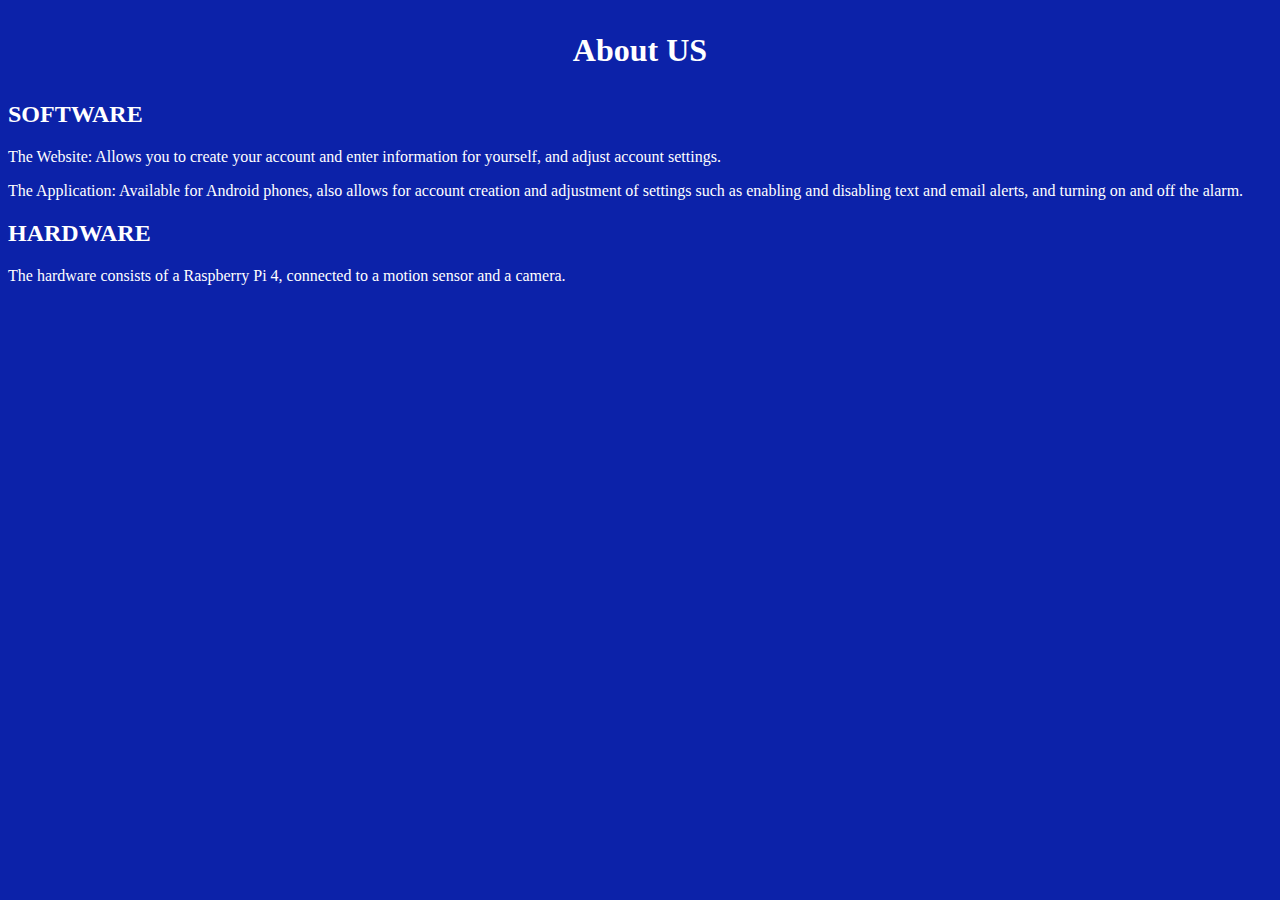
<file: about.html>
<!DOCTYPE html>
<html>
<head>
    <meta chartset="utf-8" />
    <title>About </title>
</head>
<body style="background-color:#0C22A9;">
	<h1 align = "center" margin_top = 200 px><p style="color:white;"> About US </p> </h1>
	<h2 style="color:white;"> SOFTWARE  </h2>
	<p style = "color:white">
	The Website: Allows you to create your account and enter information for yourself, and adjust account settings.
	</p>
	<p style = "color:white">
	The Application: Available for Android phones, also allows for account creation and adjustment of settings
	such as enabling and disabling text and email alerts, and turning on and off the alarm.
	</p>
	<h2 style="color:white;"> HARDWARE</h2>
	<p style = "color:white">
	The hardware consists of a Raspberry Pi 4, connected to a motion sensor and a camera.
	</p>
</body>
</html>
</file>
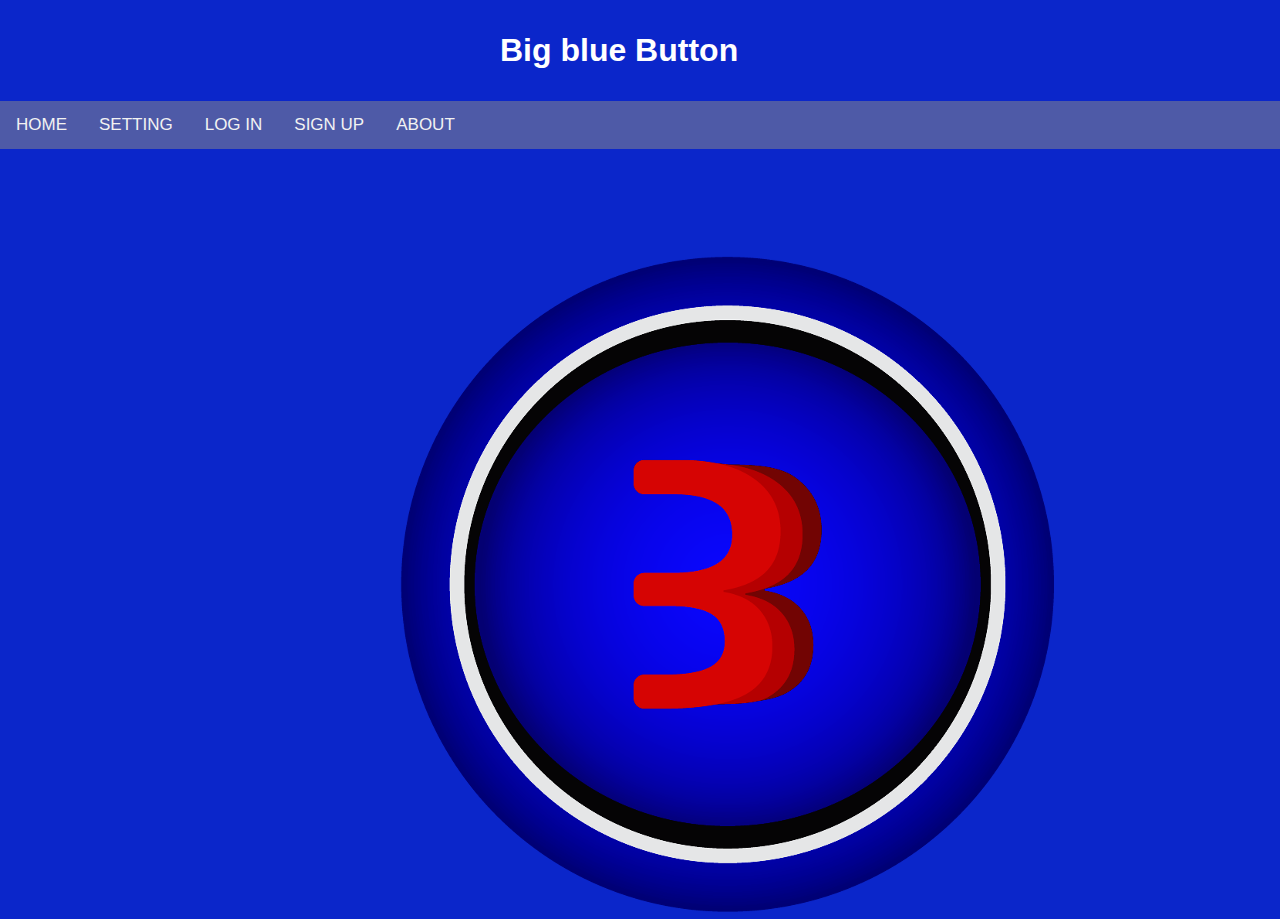
<file: homepage.html>
<!DOCTYPE html>
<head>
    <meta charset="utf-8" />
    <title>Big blue Button </title>
    <link rel= "stylesheet" href="homepage.css">
</head>
<body style="background-color:#0B26CA;"> 
<div  class= "container">
<h1 style="padding-left:500px"><p style="color:white;">Big blue Button</p> </h1>
</div>
<div class="topnav" id="myTopnav">
  <div class= "nav-wrap">
            
                <div class= "nav-wrap-link">
                  <a href="index.html class="active">Home</a>
                 </div>
                 <div class= "nav-wrap-link">
                        <a href="setting.html">Setting </a>
                    </div>
                    <div class= "nav-wrap-link">
                        <a href="login.html">Log in </a>
                    </div>
                    <div class= "nav-wrap-link">
                        <a href="signup.html">Sign up</a>
                    </div>
                    <div class= "nav-wrap-link">
                        <a href="about.html">About</a>
                    </div>
                
            </div>
        </div>
</div>
<div class= "Center-side;" style="padding-top: 100px;padding-left:250px">
                <img  align="center" src="logo.png" alt="Big blue button" >

        </div>


</body>
</html>
</file>
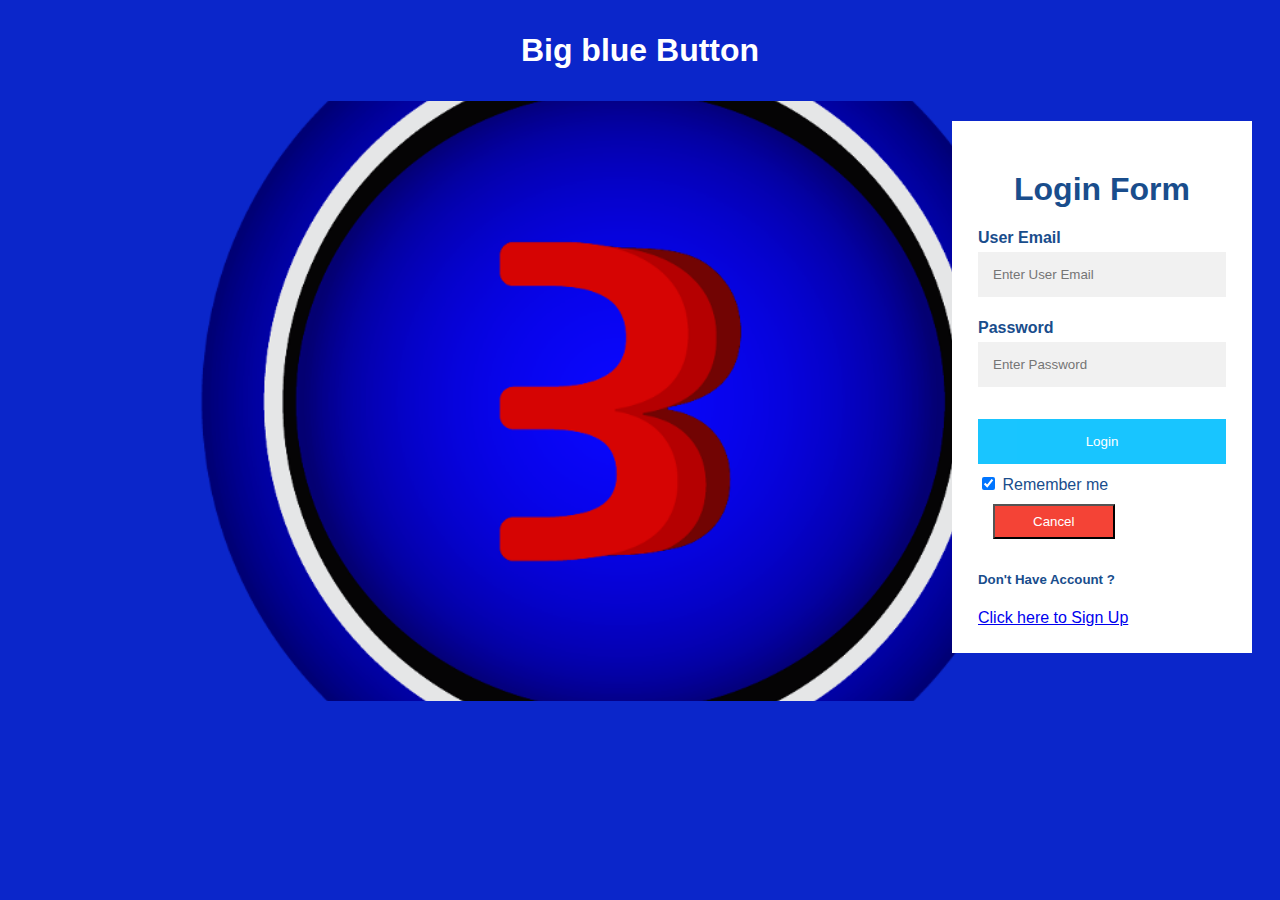
<file: login.html>
<!DOCTYPE html>
<html>
<head>
<meta name="viewport" content="width=device-width, initial-scale=1">
<link rel="stylesheet" type="text/css" href="loginstyle.css">
<title>Big blue Button </title>
</head>
<body style="background-color:#0B26CA;">

<h1 align = "center"> <p style="color:white;">Big blue Button</p> </h1>
<div class="bg-img">
  <form action="/action_page.php" class="container">
   <div class="tophead"><h1>Login Form</h1>
				</div> 
    <label for="uEmail"><b> User Email</b></label>
    <input type="text" placeholder="Enter User Email" name="uEmail" required>

    <label for="psw"><b>Password</b></label>
    <input type="password" placeholder="Enter Password" name="psw" required>
        
   
    <button type="submit" class="btn">Login</button>
      <input type="checkbox" checked="checked" name="remember"> Remember me
      <button type="button" class="cancelbtn">Cancel</button>
     <h5>Don't Have Account ?</h5><a href="Signup.html"> Click here to Sign Up  </a>
  
  </form>
</div>
</body>
</html>
</file>
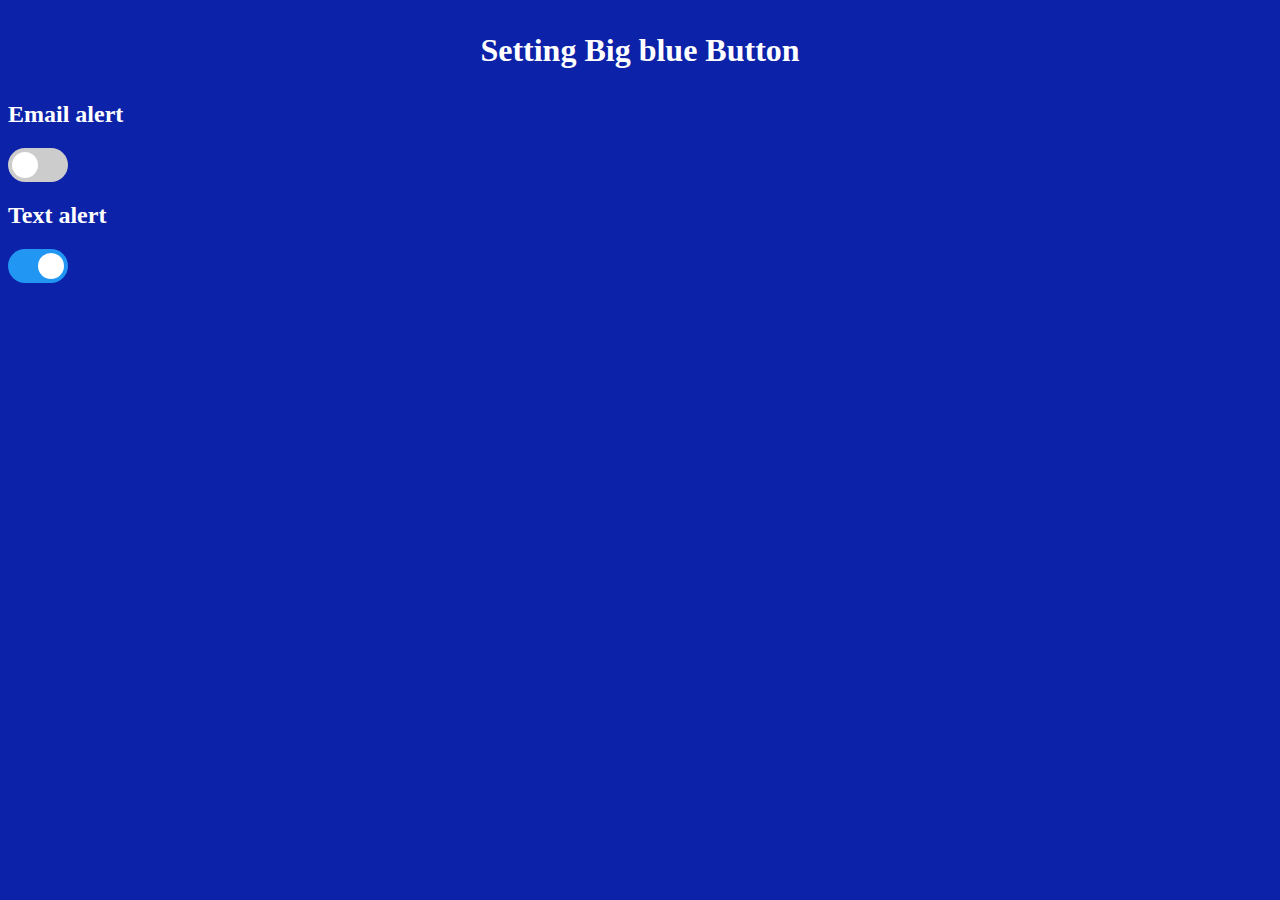
<file: setting.html>
<!DOCTYPE html>
<html>
<head>
<meta chartset="utf-8" />	
<title>Signup Form Design </title>
<link rel="stylesheet" type="text/css" href="setting.css">
</head>

<body style="background-color:#0C22A9;">

	<h1 align = "center" margin_top = 200 px><p style="color:white;"> Setting Big blue Button</p></h1>
	
	<h2 style="color:white;">Email alert </h2>

<label class="switch">
  <input type="checkbox">
  <span class="slider round"></span>
</label>

<h2 style="color:white;"> Text alert </h2>
<label class="switch">
  <input type="checkbox" checked>
  <span class="slider round"></span>
</label>

</body>
</html> 


</body>


</html>
</file>
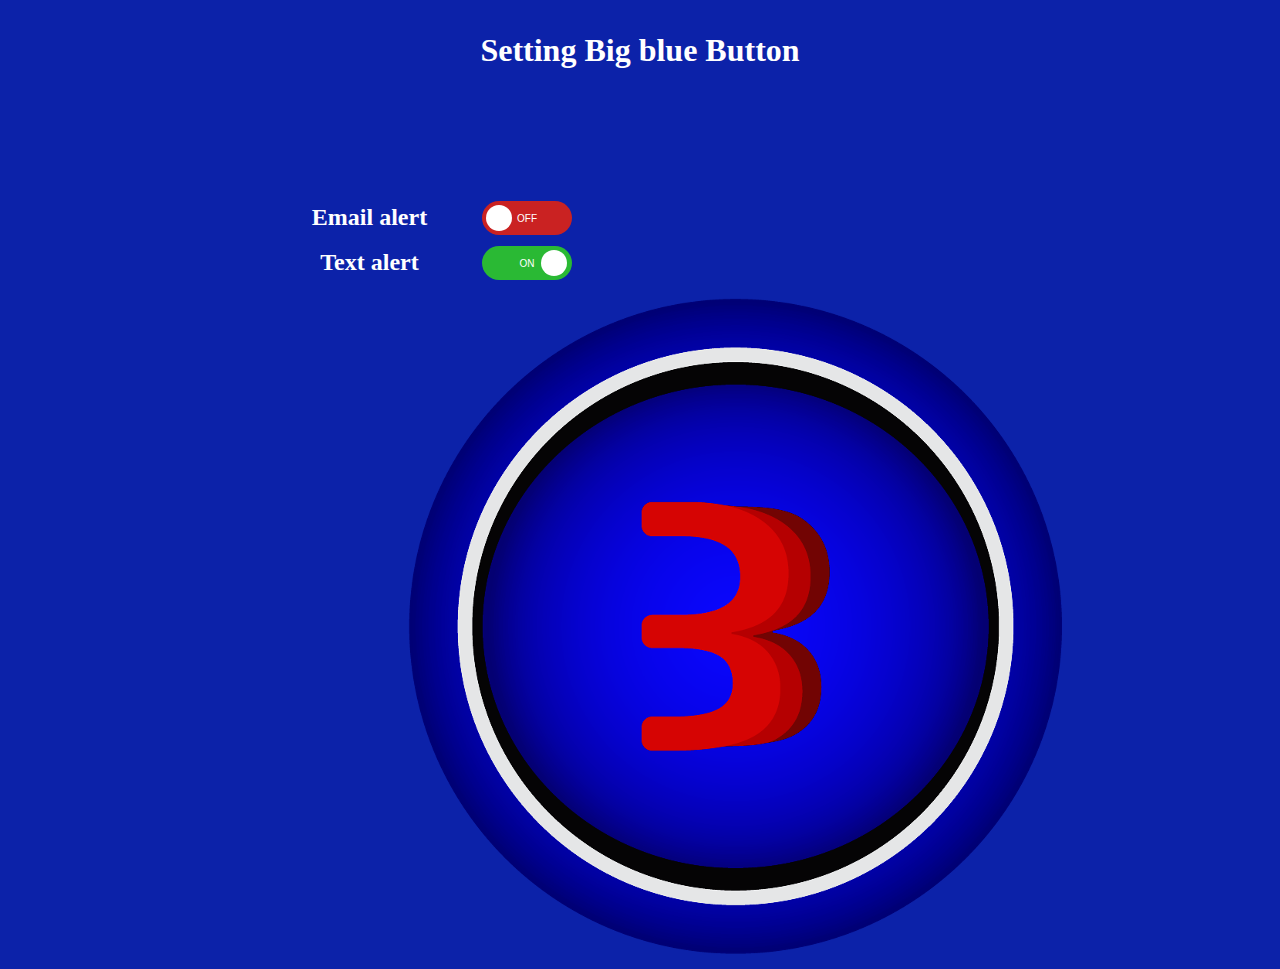
<file: settings1.html>
<!DOCTYPE html>
<html>
<head>
<meta chartset="utf-8" />	
<title>Signup Form Design </title>
<link rel="stylesheet" type="text/css" href="settings1.css">
</head>

<body style="background-color:#0C22A9;">

	<h1 align = "center" margin_top = 200 px><p style="color:white;"> Setting Big blue Button</p></h1>
	

<div class= "Center-side;" style="padding-top: 100px;padding-left:250px">
<div>
<label class="switch">
        <h2 style ="color:white;" align = "center" >Email alert </h2>
        <input type="checkbox">
        <span class="slider round"></span>
</label>
</div>
<div>

<label class="switch">
        <h2 style="color:white;" align = "center"> Text alert </h2>
        <input type="checkbox" checked>
        <span class="slider round"></span>
</label>
</div>
</body>
</html> 

           <img  align="center" src="logo.png" alt="Big blue button" >

        </div>
</body>


</html>
</file>
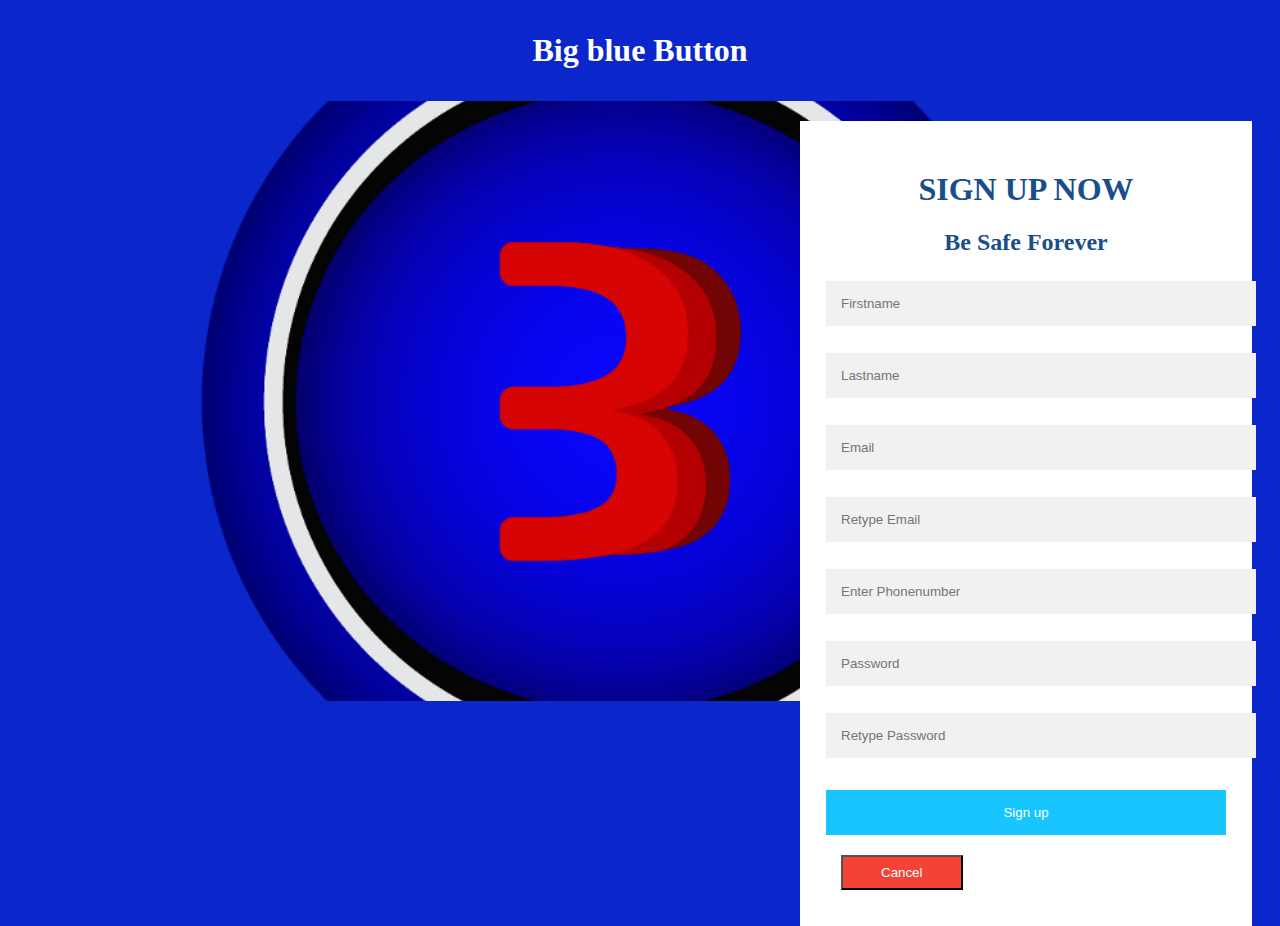
<file: signup.html>
<!DOCTYPE html>
<html>
<head>
<meta name="viewport" content="width=device-width, initial-scale=1">
<link rel="stylesheet" type="text/css" href="signup.css">
</head>
<body style="background-color:#0B26CA;">
<h1 align = "center"> <p style="color:white;">Big blue Button</p> </h1>

<div class="bg">
		<form action="/action_page.php" class="container">
			<div class="tophead"><h1>SIGN UP NOW</h1>
				<h2>Be Safe Forever </h2>
				</div>
				<input type="text" name="firstname" placeholder="Firstname "/>
				<input type="text" name="Lastname" placeholder="Lastname"/>
				<input type="text" name="email" placeholder="Email"/>
				<input type="text" name="reemail" placeholder="Retype Email"/>
				<input type="number" name="phonenumber" placeholder="Enter Phonenumber"/>
				<input type="password" name="password" placeholder="Password"/>
				<input type="password" name="password2" placeholder="Retype Password"/>
				<button type="submit" class="btn">Sign up</button>
      			<button type="button" class="cancelbtn">Cancel</button>
			</form>

		</div>


</body>
</html>
</file>
<file: homepage.css>
body {
    margin: 0;
    font-family: Arial, Helvetica, sans-serif;
}

.topnav {
    overflow: hidden;
    background-color: rgba(136, 136, 136, 0.533);
}

.topnav a {
    float: left;
    display: block;
    color: #f2f2f2;
    text-align: center;
    padding: 14px 16px;
    text-decoration: none;
    font-size: 17px;
}


/* For grid system for hovering effect */

.topnav a:hover {
    background-color: #ddd;
    color: black;
}

.topnav a.active {
    background-color: #4CAF50;
    color: white;
}

.topnav .icon {
    display: none;
}


/* For still item in uppercase and fix margin */

.topnav>div {
    margin-right: 20px;
    font: size 0.9em;
    text-transform: uppercase;
}

@media screen and (max-width: 600px) {
    .topnav a:not(:first-child) {
        display: none;
    }
    .topnav a.icon {
        float: right;
        display: block;
    }
}

@media screen and (max-width: 600px) {
    .topnav.responsive {
        position: relative;
    }
    .topnav.responsive .icon {
        position: absolute;
        right: 0;
        top: 0;
    }
    .topnav.responsive a {
        float: none;
        display: block;
        text-align: left;
    }
    .container {
        height: 400px;
        width: 800px;
        background: red;
        display: flex;
        flex-direction: column;
        justify-content: center;
        text-align: center;
    }
}
</file>
<file: loginstyle.css>
body,
html {
    height: 70%;
    font-family: Arial, Helvetica, sans-serif;
}

* {
    box-sizing: border-box;
}

.bg-img {
    /* The image used */
    background-image: url("logo.png");
    min-height: 600px;
    /* Center and scale the image nicely */
    background-position: center;
    background-repeat: no-repeat;
    background-size: cover;
    position: relative;
}


/* Add styles to the form container */

.container {
    position: absolute;
    right: 0;
    margin: 20px;
    max-width: 300px;
    padding: 26px;
    background-color: white;
    color: rgb(25, 77, 140);
}

.tophead {
    text-align: center;
    color: rgb(25, 77, 140);
    margin: 24px 0 12px 0;
    position: relative;
}


/* Full-width input fields */

input[type=text],
input[type=password] {
    width: 100%;
    padding: 15px;
    margin: 5px 0 22px 0;
    border: none;
    background: #f1f1f1;
}

input[type=text]:focus,
input[type=password]:focus {
    background-color: #ddd;
    outline: none;
}


/* Set a style for the submit button */

.btn {
    background-color: #00BFFF;
    color: white;
    padding: 15px 20px;
    margin: 10px 0;
    border: none;
    cursor: pointer;
    width: 100%;
    opacity: 0.9;
}

.btn:hover {
    opacity: 1;
}

.cancelbtn {
    width: auto;
    color: white;
    height: auto;
    padding: 8px 38px;
    margin: 10px 15px;
    background-color: #f44336;
}
</file>
<file: setting.css>
.switch {
    position: relative;
    display: inline-block;
    width: 60px;
    height: 34px;
}

.switch input {
    opacity: 0;
    width: 0;
    height: 0;
}

.slider {
    position: absolute;
    cursor: pointer;
    top: 0;
    left: 0;
    right: 0;
    bottom: 0;
    background-color: #ccc;
    -webkit-transition: .4s;
    transition: .4s;
}

.slider:before {
    position: absolute;
    content: "";
    height: 26px;
    width: 26px;
    left: 4px;
    bottom: 4px;
    background-color: white;
    -webkit-transition: .4s;
    transition: .4s;
}

input:checked+.slider {
    background-color: #2196F3;
}

input:focus+.slider {
    box-shadow: 0 0 1px #2196F3;
}

input:checked+.slider:before {
    -webkit-transform: translateX(26px);
    -ms-transform: translateX(26px);
    transform: translateX(26px);
}


/* Rounded sliders */

.slider.round {
    border-radius: 34px;
}

.slider.round:before {
    border-radius: 50%;
}
</file>
<file: settings1.css>
.switch {
    position: relative;
    display: inline-block;
    width: 90px;
    height: 34px;
    margin-left: 14em;
}

.switch input {
    display: none;
}

.slider {
    position: absolute;
    cursor: pointer;
    top: 0;
    left: 0;
    right: 0;
    bottom: 0;
    background-color: #ca2222;
    -webkit-transition: .4s;
    transition: .4s;
    border-radius: 34px;
}

.slider:before {
    position: absolute;
    content: "";
    height: 26px;
    width: 26px;
    left: 4px;
    bottom: 4px;
    background-color: white;
    -webkit-transition: .4s;
    transition: .4s;
    border-radius: 50%;
}

input:checked+.slider {
    background-color: #2ab934;
}

input:focus+.slider {
    box-shadow: 0 0 1px #2196F3;
}

input:checked+.slider:before {
    -webkit-transform: translateX(26px);
    -ms-transform: translateX(26px);
    transform: translateX(55px);
}

.slider:after {
    content: 'OFF';
    color: white;
    display: block;
    position: absolute;
    transform: translate(-50%, -50%);
    top: 50%;
    left: 50%;
    font-size: 10px;
    font-family: Verdana, sans-serif;
}

input:checked+.slider:after {
    content: 'ON';
}

.slider.round {
    border-radius: 34px;
}

.slider.round:before {
    border-radius: 50%;
}

.switch h2 {
    position: relative;
    left: -200px;
    top: -50%;
    width: 175px;
}
</file>
<file: signup.css>
.bg {
    /* The image used */
    background-image: url("logo.png");
    min-height: 600px;
    /* Center and scale the image nicely */
    background-position: center;
    background-repeat: no-repeat;
    background-size: cover;
    position: relative;
}

.tophead {
    text-align: center;
    color: rgb(25, 77, 140);
    margin: 24px 0 12px 0;
    position: relative;
}


/* Add styles to the form container */

.container {
    position: absolute;
    right: 0;
    margin: 20px;
    max-width: 400px;
    padding: 26px;
    background-color: white;
}


/* Full-width input fields */

input[type=text],
input[type=number],
input[type=password] {
    width: 100%;
    padding: 15px;
    margin: 5px 0 22px 0;
    border: none;
    background: #f1f1f1;
}

input[type=text]:focus,
input[type=number]:focus,
input[type=password]:focus {
    background-color: #ddd;
    outline: none;
}


/* Set a style for the submit button */

.btn {
    background-color: #00BFFF;
    color: white;
    padding: 15px 20px;
    margin: 10px 0;
    border: none;
    cursor: pointer;
    width: 100%;
    opacity: 0.9;
}

.btn:hover {
    opacity: 1;
}

.cancelbtn {
    width: auto;
    color: white;
    height: auto;
    padding: 8px 38px;
    margin: 10px 15px;
    background-color: #f44336;
}
</file>
